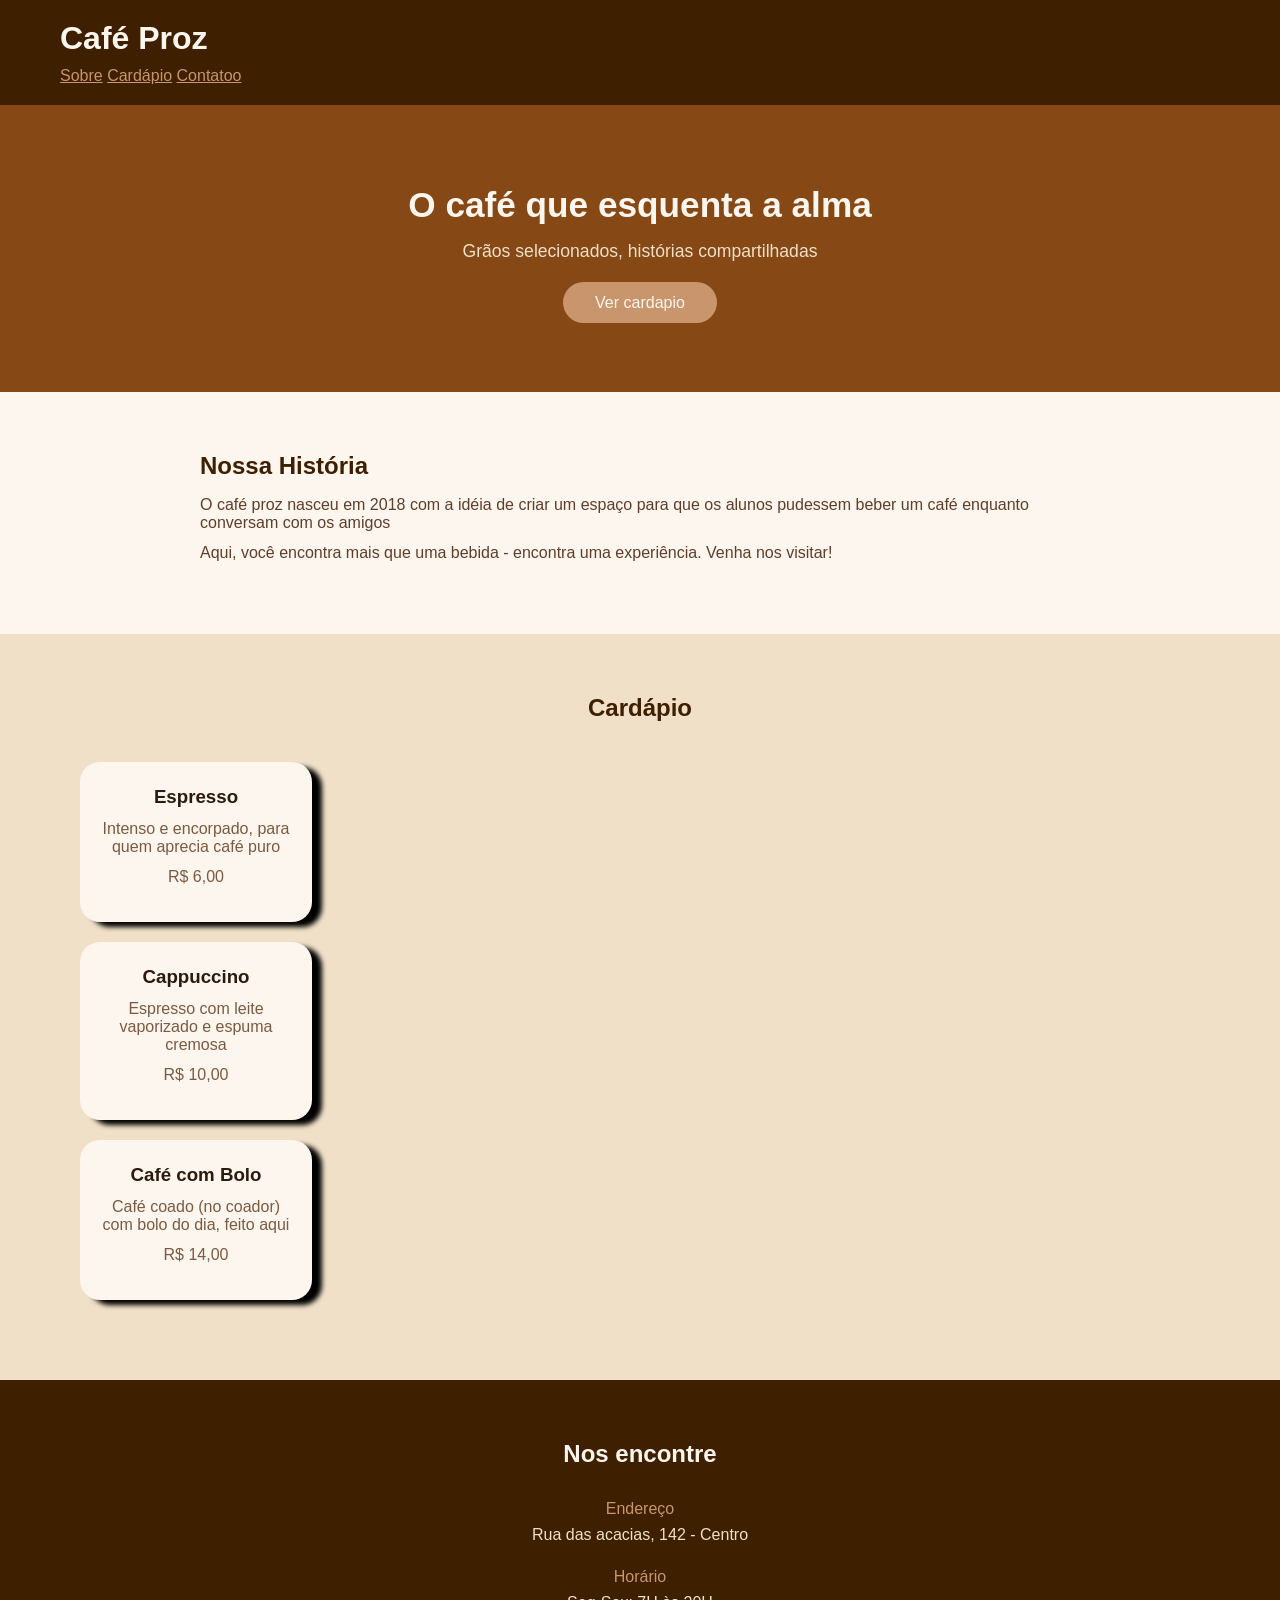
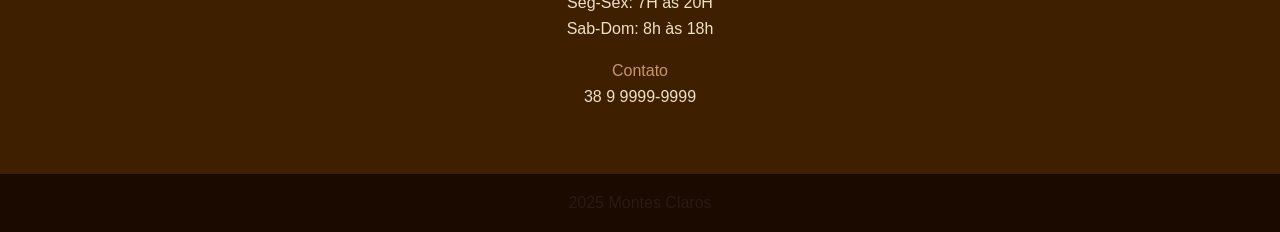
<file: 14-05-2026/index.html>
<!DOCTYPE html>
<html lang="en">
<head>
    <meta charset="UTF-8">
    <meta name="viewport" content="width=device-width, initial-scale=1.0">
    <link rel="stylesheet" href="style.css">
    <title>Café Proz</title>
</head>
<body>
    <header>
        <h1>Café Proz</h1>
        <nav>
            <a href="#sobre">Sobre</a>
            <a href="#cardapio">Cardápio</a>
            <a href="#contato">Contatoo</a>
        </nav>
    </header>

    <section class="hero">
        <h2>O café que esquenta a alma</h2>
        <p>Grãos selecionados, histórias compartilhadas</p>
        <a href="#cardapio" class="btn">Ver cardapio</a>
    </section>

    <section class="sobre" id="sobre">
        <h2>Nossa História</h2>
        <p>
            O café proz nasceu em 2018 com a idéia de criar um espaço para que os  alunos pudessem beber um café enquanto conversam com os amigos</p>
        <p>
            Aqui, você encontra mais que uma bebida - encontra uma experiência.
            Venha nos visitar!
        </p>
    </section>

    <section class="cardapio" id="cardapio">
        <h2>Cardápio</h2>

        <div class="card">
            <h3>Espresso</h3>
            <p>Intenso e encorpado, para quem aprecia café puro</p>
            <p class="preco">R$ 6,00</p>
        </div>

        <div class="card">
            <h3>Cappuccino</h3>
            <p>Espresso com leite vaporizado e espuma cremosa</p>
            <p class="preco">R$ 10,00</p>
        </div>

        <div class="card">
            <h3>Café com Bolo</h3>
            <p>Café coado (no coador) com bolo do dia, feito aqui</p>
            <p class="preco">R$ 14,00</p>
        </div>
    </section>

    <section class="contato" id="contato">
        <h2>Nos encontre</h2>

        <div>
            <p class="rotulo">Endereço</p>
            <p>Rua das acacias, 142 - Centro</p>
        </div>

        <div>
            <p class="rotulo">Horário</p>
            <p>Seg-Sex: 7H às 20H</p>
            <p>Sab-Dom: 8h às 18h</p>
        </div>

        <div>
            <p class="rotulo">Contato</p>
            <p>38 9 9999-9999</p>
        </div>

    </section>

    <footer>
        <p>2025 Montes Claros</p>
    </footer>
    
</body>
</html>
</file>
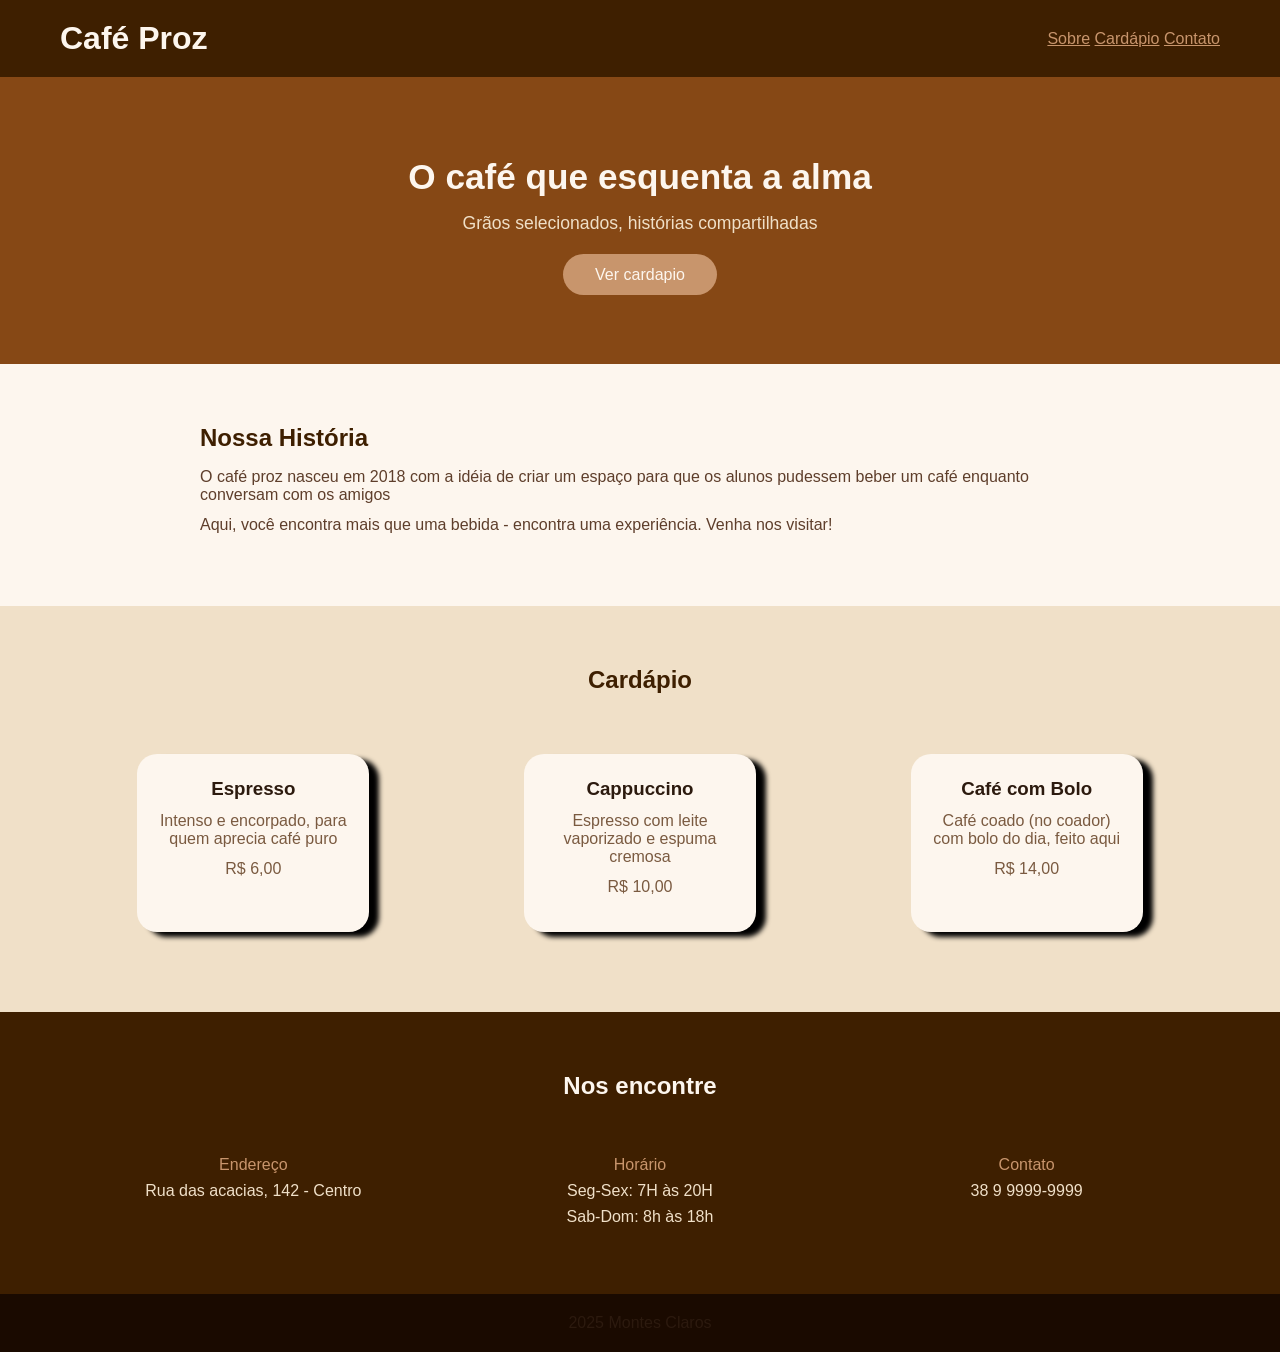
<file: 18-05-2026/index.html>
<!DOCTYPE html>
<html lang="en">
<head>
    <meta charset="UTF-8">
    <meta name="viewport" content="width=device-width, initial-scale=1.0">
    <link rel="stylesheet" href="style.css">
    <title>Café Proz</title>
</head>
<body>
    <header>
        <h1>Café Proz</h1>
        <nav>
            <a href="#sobre">Sobre</a>
            <a href="#cardapio">Cardápio</a>
            <a href="#contato">Contato</a>
        </nav>
    </header>

    <section class="hero">
        <h2>O café que esquenta a alma</h2>
        <p>Grãos selecionados, histórias compartilhadas</p>
        <a href="#cardapio" class="btn">Ver cardapio</a>
    </section>

    <section class="sobre" id="sobre">
        <h2>Nossa História</h2>
        <p>
            O café proz nasceu em 2018 com a idéia de criar um espaço para que os  alunos pudessem beber um café enquanto conversam com os amigos</p>
        <p>
            Aqui, você encontra mais que uma bebida - encontra uma experiência.
            Venha nos visitar!
        </p>
    </section>

    <section class="cardapio" id="cardapio">
        <h2>Cardápio</h2>
        <div id="cardapio-container">
        <div class="card">
            <h3>Espresso</h3>
            <p>Intenso e encorpado, para quem aprecia café puro</p>
            <p class="preco">R$ 6,00</p>
        </div>

        <div class="card">
            <h3>Cappuccino</h3>
            <p>Espresso com leite vaporizado e espuma cremosa</p>
            <p class="preco">R$ 10,00</p>
        </div>

        <div class="card">
            <h3>Café com Bolo</h3>
            <p>Café coado (no coador) com bolo do dia, feito aqui</p>
            <p class="preco">R$ 14,00</p>
        </div>
        </div>
    </section>

    <section class="contato" id="contato">
        <h2>Nos encontre</h2>
        <div id="contato-container">
        <div class="contato-card">
            <p class="rotulo">Endereço</p>
            <p>Rua das acacias, 142 - Centro</p>
        </div>

        <div class="contato-card">
            <p class="rotulo">Horário</p>
            <p>Seg-Sex: 7H às 20H</p>
            <p>Sab-Dom: 8h às 18h</p>
        </div>

        <div class="contato-card">
            <p class="rotulo">Contato</p>
            <p>38 9 9999-9999</p>
        </div>
        </div>

    </section>

    <footer>
        <p>2025 Montes Claros</p>
    </footer>
    
</body>
</html>
</file>
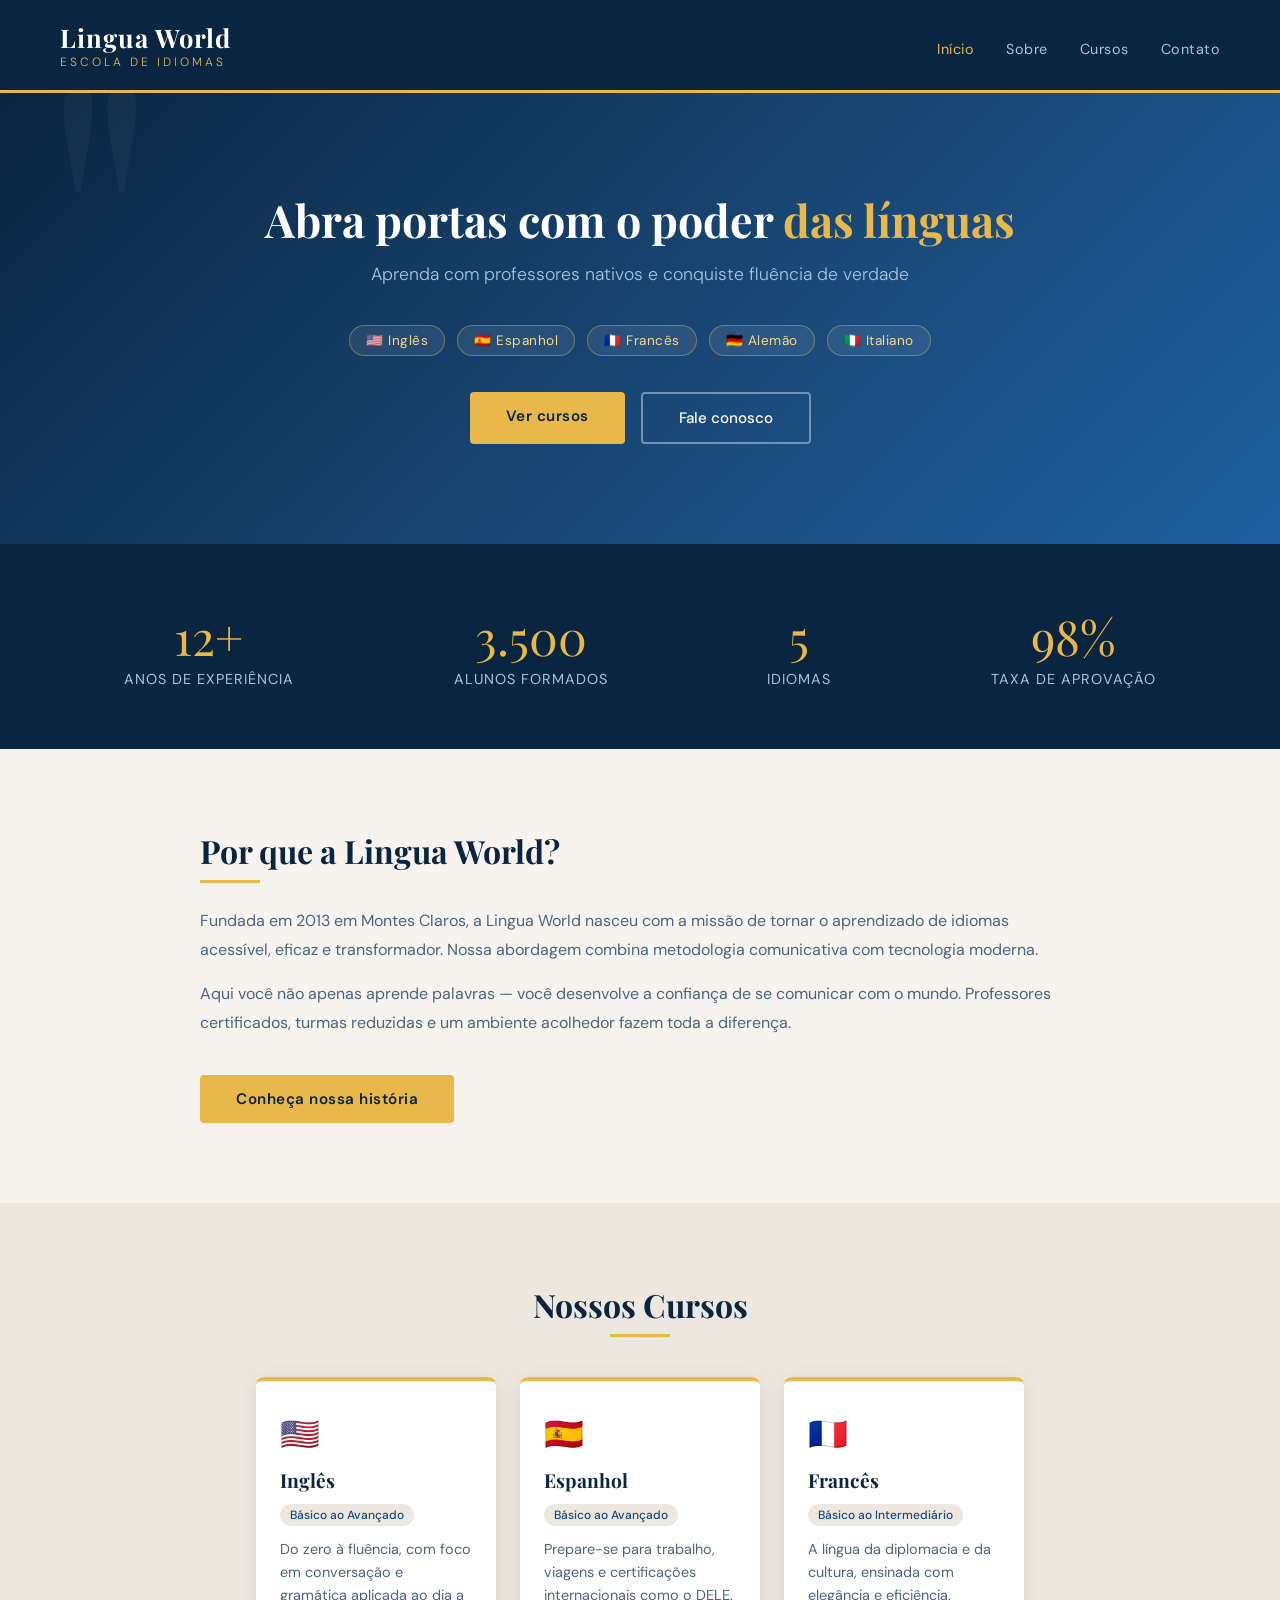
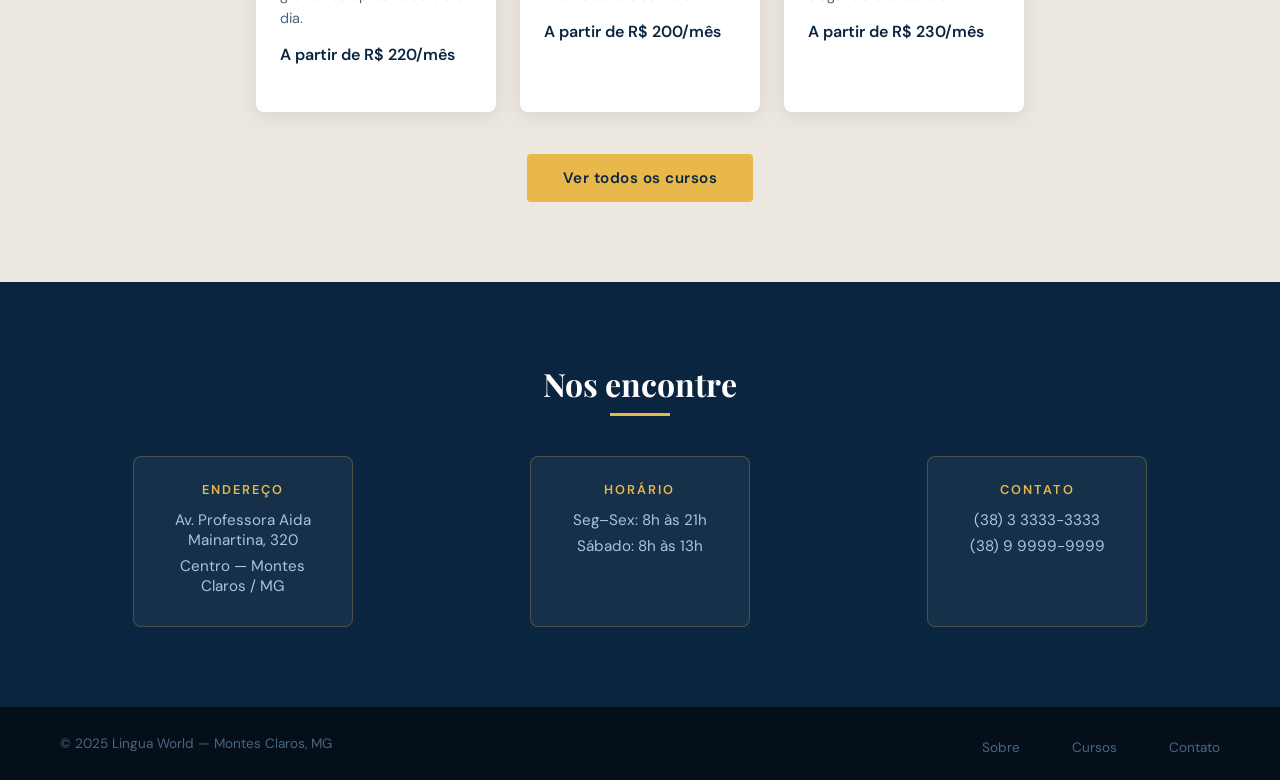
<file: trabalho 18-05-2026/index.html>
<!DOCTYPE html>
<html lang="pt-br">
<head>
    <meta charset="UTF-8">
    <meta name="viewport" content="width=device-width, initial-scale=1.0">
    <link rel="stylesheet" href="style.css">
    <title>Lingua World — Escola de Idiomas</title>
</head>
<body>
    <header>
        <div class="logo">
            <h1>Lingua World</h1>
            <span class="logo-sub">Escola de Idiomas</span>
        </div>
        <nav>
            <a href="index.html" class="ativo">Início</a>
            <a href="sobre.html">Sobre</a>
            <a href="cursos.html">Cursos</a>
            <a href="contato.html">Contato</a>
        </nav>
    </header>

    <section class="hero">
        <h2>Abra portas com o poder <span>das línguas</span></h2>
        <p>Aprenda com professores nativos e conquiste fluência de verdade</p>
        <div class="bandeiras">
            <span class="bandeira-tag">🇺🇸 Inglês</span>
            <span class="bandeira-tag">🇪🇸 Espanhol</span>
            <span class="bandeira-tag">🇫🇷 Francês</span>
            <span class="bandeira-tag">🇩🇪 Alemão</span>
            <span class="bandeira-tag">🇮🇹 Italiano</span>
        </div>
        <div class="hero-btns">
            <a href="cursos.html" class="btn">Ver cursos</a>
            <a href="contato.html" class="btn-outline">Fale conosco</a>
        </div>
    </section>

    <section class="numeros">
        <div class="numero-item">
            <span class="numero">12+</span>
            <span class="rotulo">Anos de experiência</span>
        </div>
        <div class="numero-item">
            <span class="numero">3.500</span>
            <span class="rotulo">Alunos formados</span>
        </div>
        <div class="numero-item">
            <span class="numero">5</span>
            <span class="rotulo">Idiomas</span>
        </div>
        <div class="numero-item">
            <span class="numero">98%</span>
            <span class="rotulo">Taxa de aprovação</span>
        </div>
    </section>

    <section class="sobre-preview" id="sobre">
        <h2>Por que a Lingua World?</h2>
        <div class="secao-linha"></div>
        <p>
            Fundada em 2013 em Montes Claros, a Lingua World nasceu com a missão de tornar o aprendizado de idiomas acessível, eficaz e transformador. Nossa abordagem combina metodologia comunicativa com tecnologia moderna.
        </p>
        <p>
            Aqui você não apenas aprende palavras — você desenvolve a confiança de se comunicar com o mundo. Professores certificados, turmas reduzidas e um ambiente acolhedor fazem toda a diferença.
        </p>
        <br>
        <a href="sobre.html" class="btn">Conheça nossa história</a>
    </section>

    <section class="cursos" id="cursos">
        <h2>Nossos Cursos</h2>
        <div class="secao-linha"></div>
        <div id="cursos-container">
            <div class="card">
                <span class="idioma-icone">🇺🇸</span>
                <h3>Inglês</h3>
                <span class="nivel-tag">Básico ao Avançado</span>
                <p>Do zero à fluência, com foco em conversação e gramática aplicada ao dia a dia.</p>
                <p class="preco">A partir de R$ 220/mês</p>
            </div>
            <div class="card">
                <span class="idioma-icone">🇪🇸</span>
                <h3>Espanhol</h3>
                <span class="nivel-tag">Básico ao Avançado</span>
                <p>Prepare-se para trabalho, viagens e certificações internacionais como o DELE.</p>
                <p class="preco">A partir de R$ 200/mês</p>
            </div>
            <div class="card">
                <span class="idioma-icone">🇫🇷</span>
                <h3>Francês</h3>
                <span class="nivel-tag">Básico ao Intermediário</span>
                <p>A língua da diplomacia e da cultura, ensinada com elegância e eficiência.</p>
                <p class="preco">A partir de R$ 230/mês</p>
            </div>
        </div>
        <br><br>
        <a href="cursos.html" class="btn">Ver todos os cursos</a>
    </section>

    <section class="contato" id="contato">
        <h2>Nos encontre</h2>
        <div class="secao-linha"></div>
        <div id="contato-container">
            <div class="contato-card">
                <span class="rotulo">Endereço</span>
                <p>Av. Professora Aida Mainartina, 320</p>
                <p>Centro — Montes Claros / MG</p>
            </div>
            <div class="contato-card">
                <span class="rotulo">Horário</span>
                <p>Seg–Sex: 8h às 21h</p>
                <p>Sábado: 8h às 13h</p>
            </div>
            <div class="contato-card">
                <span class="rotulo">Contato</span>
                <p>(38) 3 3333-3333</p>
                <p>(38) 9 9999-9999</p>
            </div>
        </div>
    </section>

    <footer>
        <p>© 2025 Lingua World — Montes Claros, MG</p>
        <nav class="footer-nav">
            <a href="sobre.html">Sobre</a>
            <a href="cursos.html">Cursos</a>
            <a href="contato.html">Contato</a>
        </nav>
    </footer>
</body>
</html>
</file>
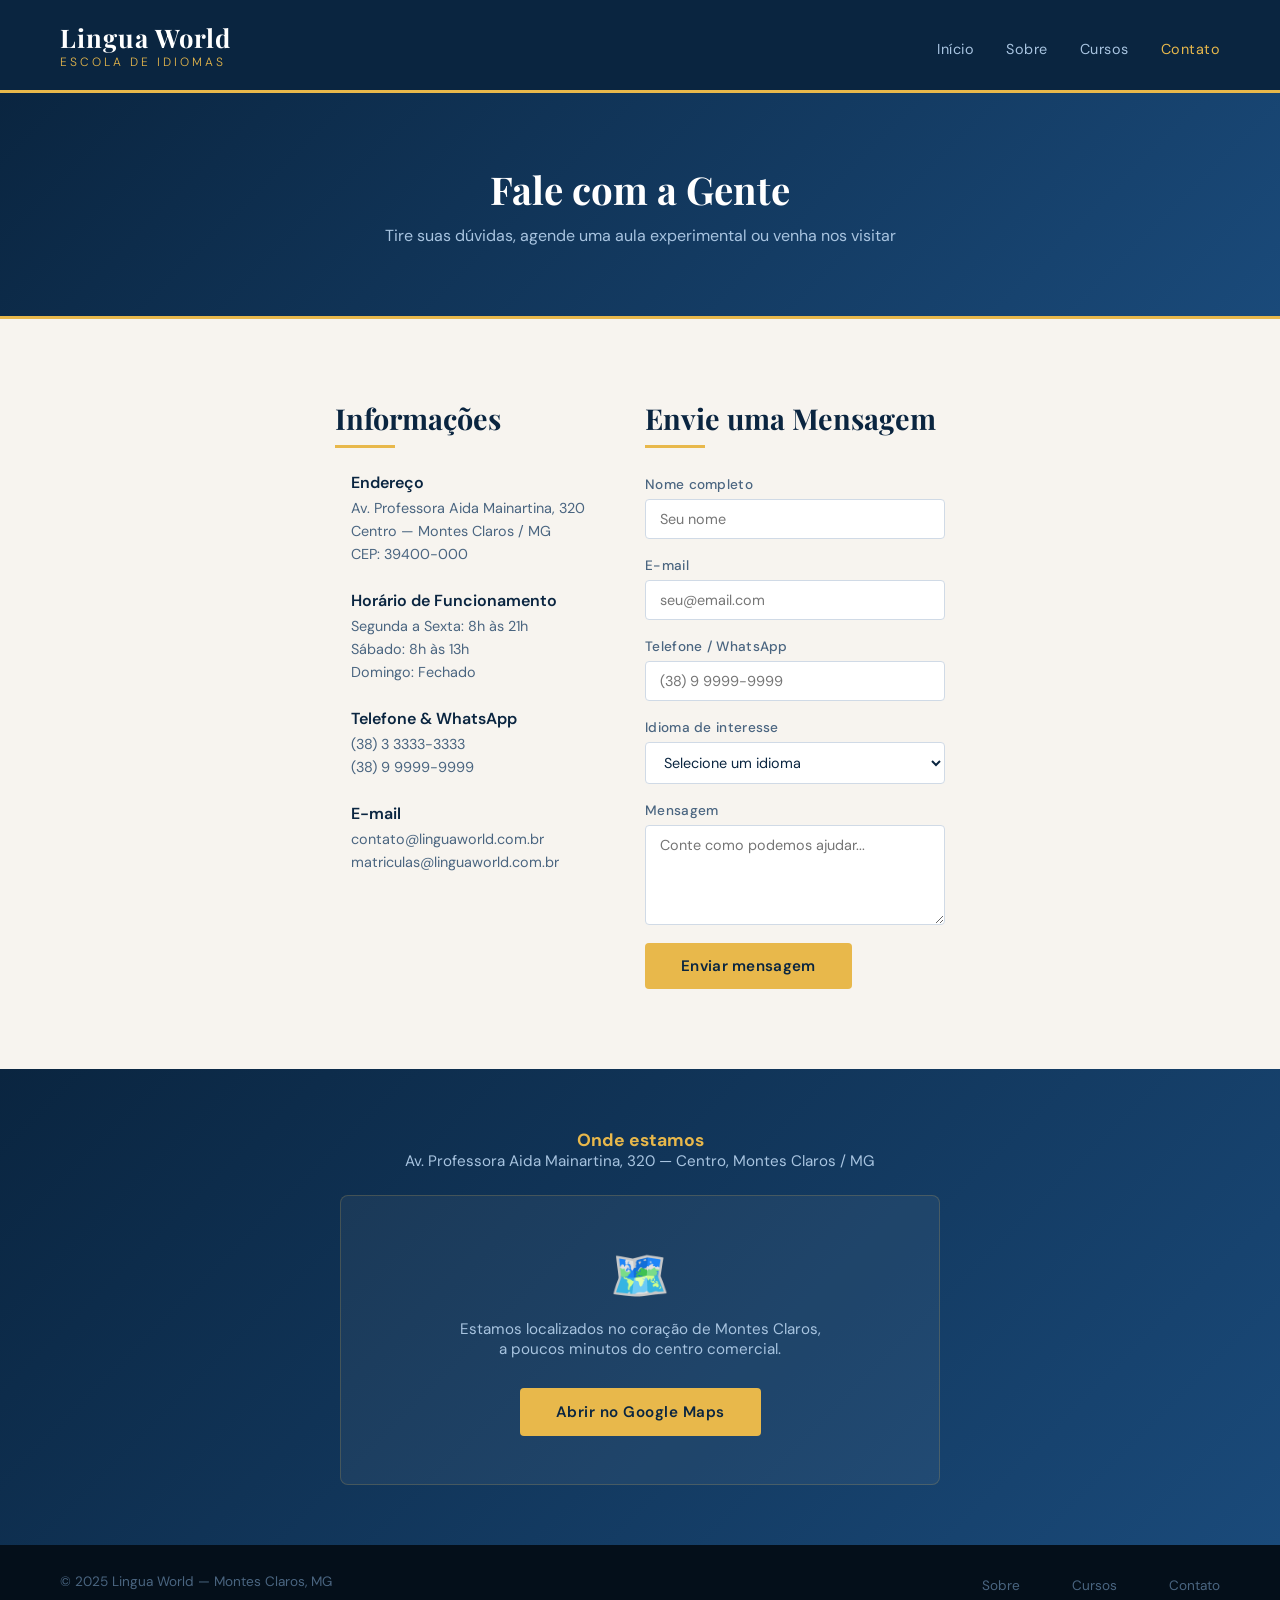
<file: trabalho 18-05-2026/contato.html>
<!DOCTYPE html>
<html lang="pt-br">
<head>
    <meta charset="UTF-8">
    <meta name="viewport" content="width=device-width, initial-scale=1.0">
    <link rel="stylesheet" href="style.css">
    <title>Contato — Lingua World</title>
</head>
<body>
    <header>
        <div class="logo">
            <h1>Lingua World</h1>
            <span class="logo-sub">Escola de Idiomas</span>
        </div>
        <nav>
            <a href="index.html">Início</a>
            <a href="sobre.html">Sobre</a>
            <a href="cursos.html">Cursos</a>
            <a href="contato.html" class="ativo">Contato</a>
        </nav>
    </header>

    <section class="page-hero">
        <h2>Fale com a Gente</h2>
        <p>Tire suas dúvidas, agende uma aula experimental ou venha nos visitar</p>
    </section>

    <section class="contato-full">
        <div class="contato-full-container">

            <div class="contato-info">
                <h2>Informações</h2>
                <div class="secao-linha"></div>

                <div class="contato-info-item">
                    <span class="ci-icone"></span>
                    <div>
                        <h4>Endereço</h4>
                        <p>Av. Professora Aida Mainartina, 320<br>Centro — Montes Claros / MG<br>CEP: 39400-000</p>
                    </div>
                </div>

                <div class="contato-info-item">
                    <span class="ci-icone"></span>
                    <div>
                        <h4>Horário de Funcionamento</h4>
                        <p>Segunda a Sexta: 8h às 21h<br>Sábado: 8h às 13h<br>Domingo: Fechado</p>
                    </div>
                </div>

                <div class="contato-info-item">
                    <span class="ci-icone"></span>
                    <div>
                        <h4>Telefone & WhatsApp</h4>
                        <p>(38) 3 3333-3333<br>(38) 9 9999-9999</p>
                    </div>
                </div>

                <div class="contato-info-item">
                    <span class="ci-icone"></span>
                    <div>
                        <h4>E-mail</h4>
                        <p>contato@linguaworld.com.br<br>matriculas@linguaworld.com.br</p>
                    </div>
                </div>
            </div>

            <div class="formulario">
                <h2>Envie uma Mensagem</h2>
                <div class="secao-linha"></div>

                <div class="form-grupo">
                    <label for="nome">Nome completo</label>
                    <input type="text" id="nome" placeholder="Seu nome">
                </div>

                <div class="form-grupo">
                    <label for="email">E-mail</label>
                    <input type="email" id="email" placeholder="seu@email.com">
                </div>

                <div class="form-grupo">
                    <label for="telefone">Telefone / WhatsApp</label>
                    <input type="tel" id="telefone" placeholder="(38) 9 9999-9999">
                </div>

                <div class="form-grupo">
                    <label for="idioma">Idioma de interesse</label>
                    <select id="idioma">
                        <option value="">Selecione um idioma</option>
                        <option value="ingles">🇺🇸 Inglês</option>
                        <option value="espanhol">🇪🇸 Espanhol</option>
                        <option value="frances">🇫🇷 Francês</option>
                        <option value="alemao">🇩🇪 Alemão</option>
                        <option value="italiano">🇮🇹 Italiano</option>
                    </select>
                </div>

                <div class="form-grupo">
                    <label for="mensagem">Mensagem</label>
                    <textarea id="mensagem" placeholder="Conte como podemos ajudar..."></textarea>
                </div>

                <button class="btn-enviar" onclick="alert('Mensagem enviada! Em breve entraremos em contato.')">Enviar mensagem</button>
            </div>

        </div>
    </section>

    <section class="mapa-fake">
        <strong> Onde estamos</strong>
        <p>Av. Professora Aida Mainartina, 320 — Centro, Montes Claros / MG</p>
        <div class="mapa-box">
            <span class="pin-emoji">🗺️</span>
            <p>Estamos localizados no coração de Montes Claros,<br>a poucos minutos do centro comercial.</p>
            <br>
            <a href="https://maps.google.com" target="_blank" class="btn">Abrir no Google Maps</a>
        </div>
    </section>

    <footer>
        <p>© 2025 Lingua World — Montes Claros, MG</p>
        <nav class="footer-nav">
            <a href="sobre.html">Sobre</a>
            <a href="cursos.html">Cursos</a>
            <a href="contato.html">Contato</a>
        </nav>
    </footer>
</body>
</html>
</file>
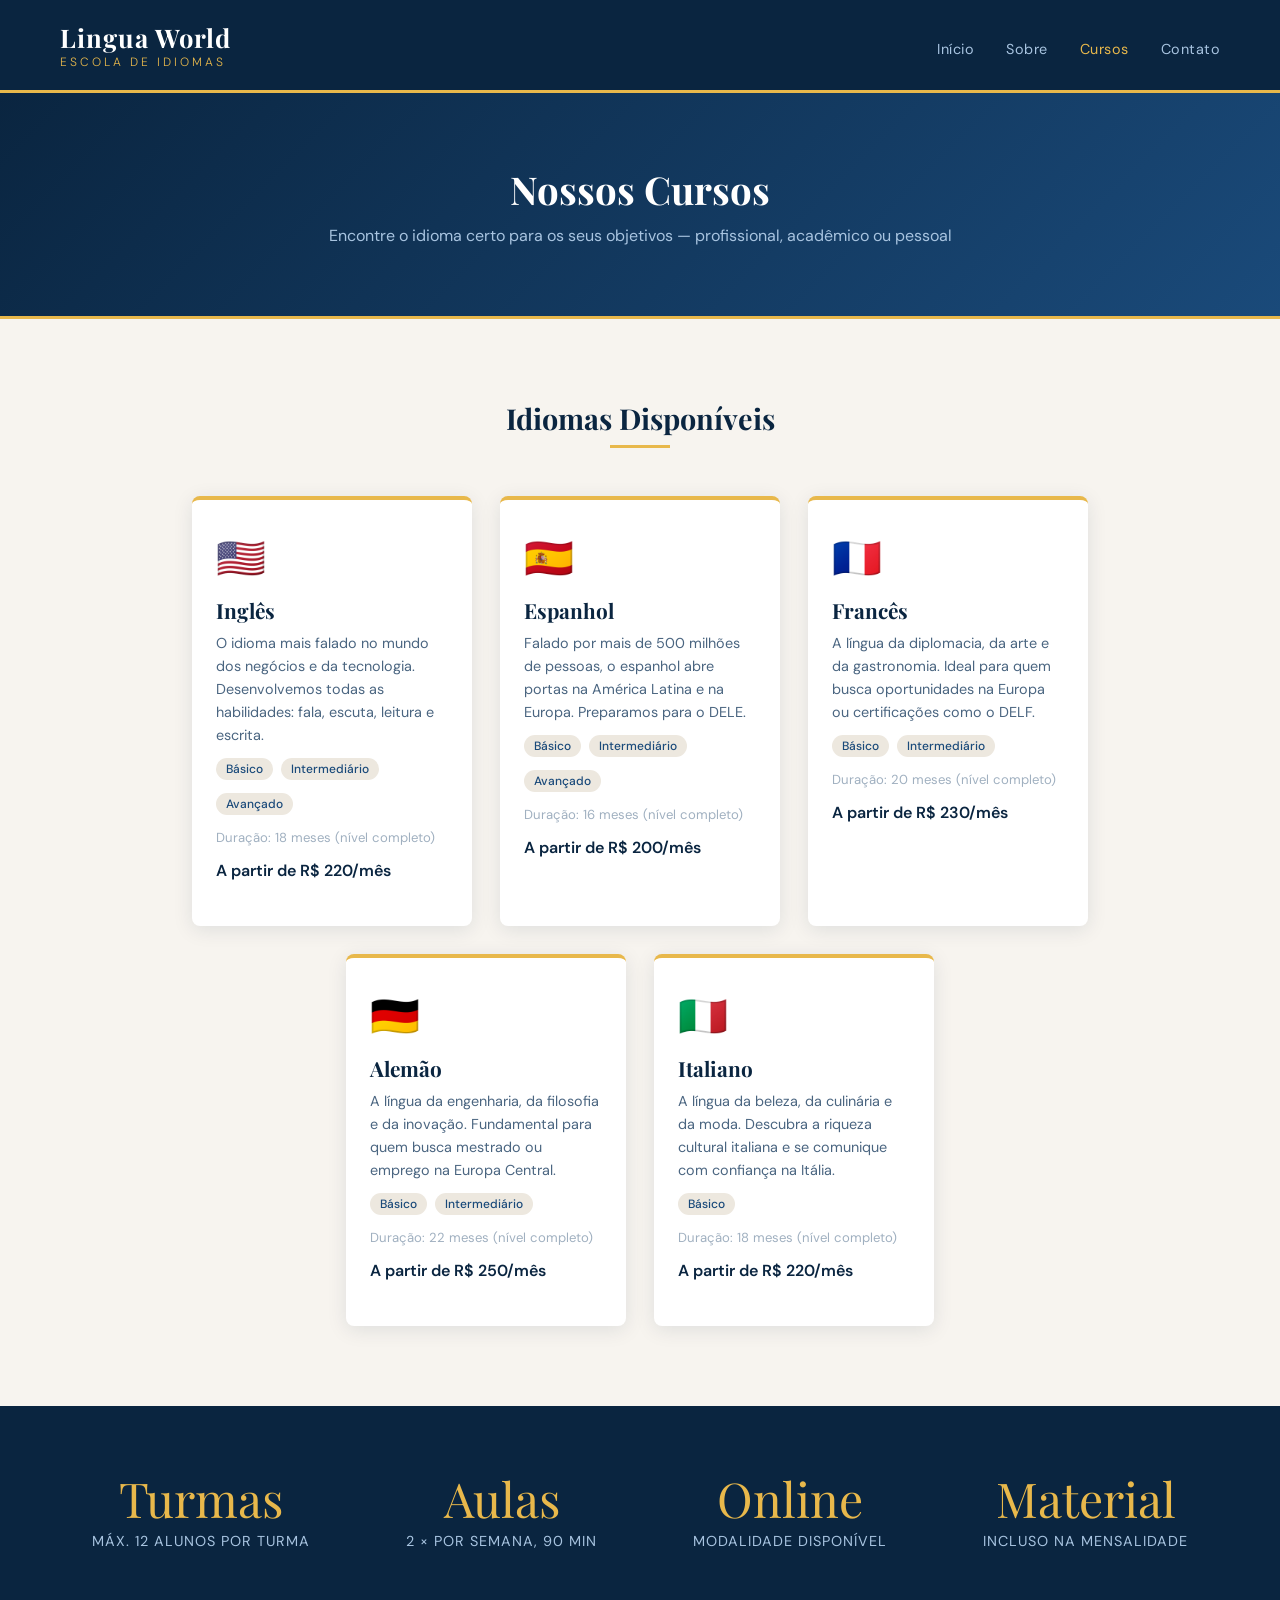
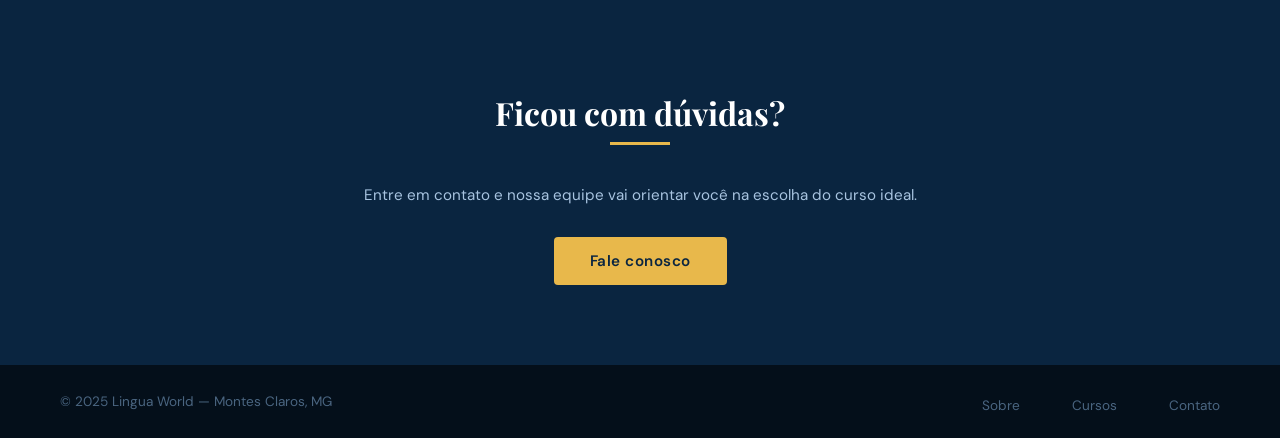
<file: trabalho 18-05-2026/cursos.html>
<!DOCTYPE html>
<html lang="pt-br">
<head>
    <meta charset="UTF-8">
    <meta name="viewport" content="width=device-width, initial-scale=1.0">
    <link rel="stylesheet" href="style.css">
    <title>Cursos — Lingua World</title>
</head>
<body>
    <header>
        <div class="logo">
            <h1>Lingua World</h1>
            <span class="logo-sub">Escola de Idiomas</span>
        </div>
        <nav>
            <a href="index.html">Início</a>
            <a href="sobre.html">Sobre</a>
            <a href="cursos.html" class="ativo">Cursos</a>
            <a href="contato.html">Contato</a>
        </nav>
    </header>

    <section class="page-hero">
        <h2>Nossos Cursos</h2>
        <p>Encontre o idioma certo para os seus objetivos — profissional, acadêmico ou pessoal</p>
    </section>

    <section class="cursos-full">
        <h2>Idiomas Disponíveis</h2>
        <div class="secao-linha"></div>
        <div class="cursos-full-container">

            <div class="card-full">
                <span class="idioma-icone">🇺🇸</span>
                <h3>Inglês</h3>
                <p>O idioma mais falado no mundo dos negócios e da tecnologia. Desenvolvemos todas as habilidades: fala, escuta, leitura e escrita.</p>
                <span class="nivel-tag">Básico</span>
                <span class="nivel-tag">Intermediário</span>
                <span class="nivel-tag">Avançado</span>
                <p class="duracao">Duração: 18 meses (nível completo)</p>
                <p class="preco">A partir de R$ 220/mês</p>
            </div>

            <div class="card-full">
                <span class="idioma-icone">🇪🇸</span>
                <h3>Espanhol</h3>
                <p>Falado por mais de 500 milhões de pessoas, o espanhol abre portas na América Latina e na Europa. Preparamos para o DELE.</p>
                <span class="nivel-tag">Básico</span>
                <span class="nivel-tag">Intermediário</span>
                <span class="nivel-tag">Avançado</span>
                <p class="duracao">Duração: 16 meses (nível completo)</p>
                <p class="preco">A partir de R$ 200/mês</p>
            </div>

            <div class="card-full">
                <span class="idioma-icone">🇫🇷</span>
                <h3>Francês</h3>
                <p>A língua da diplomacia, da arte e da gastronomia. Ideal para quem busca oportunidades na Europa ou certificações como o DELF.</p>
                <span class="nivel-tag">Básico</span>
                <span class="nivel-tag">Intermediário</span>
                <p class="duracao">Duração: 20 meses (nível completo)</p>
                <p class="preco">A partir de R$ 230/mês</p>
            </div>

            <div class="card-full">
                <span class="idioma-icone">🇩🇪</span>
                <h3>Alemão</h3>
                <p>A língua da engenharia, da filosofia e da inovação. Fundamental para quem busca mestrado ou emprego na Europa Central.</p>
                <span class="nivel-tag">Básico</span>
                <span class="nivel-tag">Intermediário</span>
                <p class="duracao">Duração: 22 meses (nível completo)</p>
                <p class="preco">A partir de R$ 250/mês</p>
            </div>

            <div class="card-full">
                <span class="idioma-icone">🇮🇹</span>
                <h3>Italiano</h3>
                <p>A língua da beleza, da culinária e da moda. Descubra a riqueza cultural italiana e se comunique com confiança na Itália.</p>
                <span class="nivel-tag">Básico</span>
                <p class="duracao">Duração: 18 meses (nível completo)</p>
                <p class="preco">A partir de R$ 220/mês</p>
            </div>

        </div>
    </section>

    <section class="numeros">
        <div class="numero-item">
            <span class="numero">Turmas</span>
            <span class="rotulo">Máx. 12 alunos por turma</span>
        </div>
        <div class="numero-item">
            <span class="numero">Aulas</span>
            <span class="rotulo">2 × por semana, 90 min</span>
        </div>
        <div class="numero-item">
            <span class="numero">Online</span>
            <span class="rotulo">Modalidade disponível</span>
        </div>
        <div class="numero-item">
            <span class="numero">Material</span>
            <span class="rotulo">Incluso na mensalidade</span>
        </div>
    </section>

    <section class="contato">
        <h2>Ficou com dúvidas?</h2>
        <div class="secao-linha"></div>
        <p style="color: #a8c4e0; margin-bottom: 32px;">Entre em contato e nossa equipe vai orientar você na escolha do curso ideal.</p>
        <a href="contato.html" class="btn">Fale conosco</a>
    </section>

    <footer>
        <p>© 2025 Lingua World — Montes Claros, MG</p>
        <nav class="footer-nav">
            <a href="sobre.html">Sobre</a>
            <a href="cursos.html">Cursos</a>
            <a href="contato.html">Contato</a>
        </nav>
    </footer>
</body>
</html>
</file>
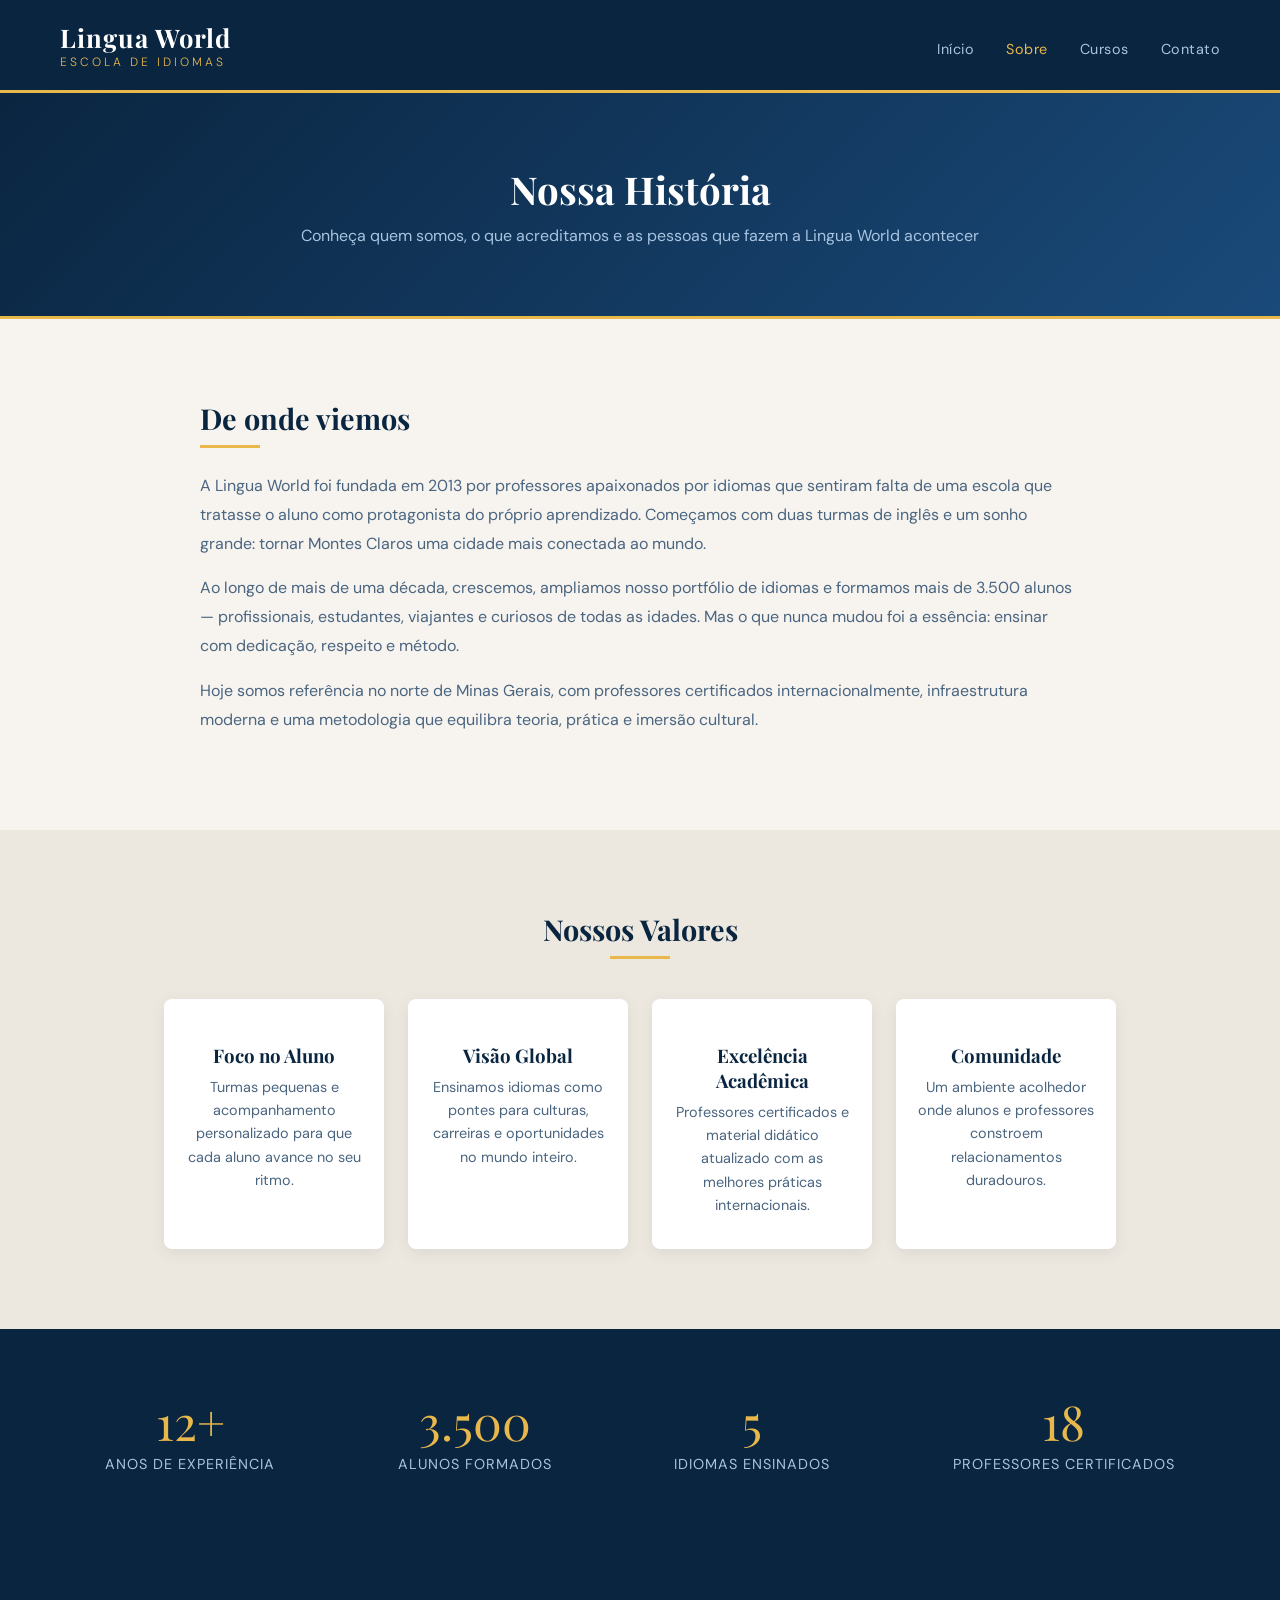
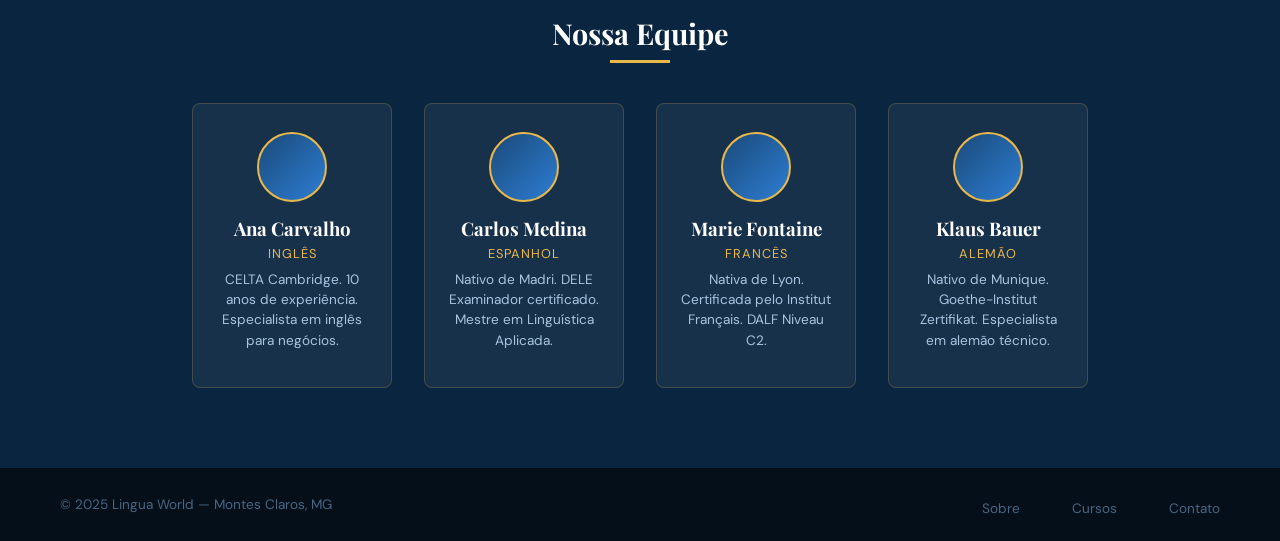
<file: trabalho 18-05-2026/sobre.html>
<!DOCTYPE html>
<html lang="pt-br">
<head>
    <meta charset="UTF-8">
    <meta name="viewport" content="width=device-width, initial-scale=1.0">
    <link rel="stylesheet" href="style.css">
    <title>Sobre — Lingua World</title>
</head>
<body>
    <header>
        <div class="logo">
            <h1>Lingua World</h1>
            <span class="logo-sub">Escola de Idiomas</span>
        </div>
        <nav>
            <a href="index.html">Início</a>
            <a href="sobre.html" class="ativo">Sobre</a>
            <a href="cursos.html">Cursos</a>
            <a href="contato.html">Contato</a>
        </nav>
    </header>

    <section class="page-hero">
        <h2>Nossa História</h2>
        <p>Conheça quem somos, o que acreditamos e as pessoas que fazem a Lingua World acontecer</p>
    </section>

    <section class="sobre-missao">
        <h2>De onde viemos</h2>
        <div class="secao-linha"></div>
        <p>
            A Lingua World foi fundada em 2013 por professores apaixonados por idiomas que sentiram falta de uma escola que tratasse o aluno como protagonista do próprio aprendizado. Começamos com duas turmas de inglês e um sonho grande: tornar Montes Claros uma cidade mais conectada ao mundo.
        </p>
        <p>
            Ao longo de mais de uma década, crescemos, ampliamos nosso portfólio de idiomas e formamos mais de 3.500 alunos — profissionais, estudantes, viajantes e curiosos de todas as idades. Mas o que nunca mudou foi a essência: ensinar com dedicação, respeito e método.
        </p>
        <p>
            Hoje somos referência no norte de Minas Gerais, com professores certificados internacionalmente, infraestrutura moderna e uma metodologia que equilibra teoria, prática e imersão cultural.
        </p>
    </section>

    <section class="valores-grid">
        <h2>Nossos Valores</h2>
        <div class="secao-linha"></div>
        <div class="valores-container">
            <div class="valor-card">
                <span class="icone"></span>
                <h3>Foco no Aluno</h3>
                <p>Turmas pequenas e acompanhamento personalizado para que cada aluno avance no seu ritmo.</p>
            </div>
            <div class="valor-card">
                <span class="icone"></span>
                <h3>Visão Global</h3>
                <p>Ensinamos idiomas como pontes para culturas, carreiras e oportunidades no mundo inteiro.</p>
            </div>
            <div class="valor-card">
                <span class="icone"></span>
                <h3>Excelência Acadêmica</h3>
                <p>Professores certificados e material didático atualizado com as melhores práticas internacionais.</p>
            </div>
            <div class="valor-card">
                <span class="icone"></span>
                <h3>Comunidade</h3>
                <p>Um ambiente acolhedor onde alunos e professores constroem relacionamentos duradouros.</p>
            </div>
        </div>
    </section>

    <section class="numeros">
        <div class="numero-item">
            <span class="numero">12+</span>
            <span class="rotulo">Anos de experiência</span>
        </div>
        <div class="numero-item">
            <span class="numero">3.500</span>
            <span class="rotulo">Alunos formados</span>
        </div>
        <div class="numero-item">
            <span class="numero">5</span>
            <span class="rotulo">Idiomas ensinados</span>
        </div>
        <div class="numero-item">
            <span class="numero">18</span>
            <span class="rotulo">Professores certificados</span>
        </div>
    </section>

    <section class="equipe">
        <h2>Nossa Equipe</h2>
        <div class="secao-linha"></div>
        <div class="equipe-container">
            <div class="professor-card">
                <div class="professor-avatar"></div>
                <h3>Ana Carvalho</h3>
                <p>Inglês</p>
                <p class="bio">CELTA Cambridge. 10 anos de experiência. Especialista em inglês para negócios.</p>
            </div>
            <div class="professor-card">
                <div class="professor-avatar"></div>
                <h3>Carlos Medina</h3>
                <p>Espanhol</p>
                <p class="bio">Nativo de Madri. DELE Examinador certificado. Mestre em Linguística Aplicada.</p>
            </div>
            <div class="professor-card">
                <div class="professor-avatar"></div>
                <h3>Marie Fontaine</h3>
                <p>Francês</p>
                <p class="bio">Nativa de Lyon. Certificada pelo Institut Français. DALF Niveau C2.</p>
            </div>
            <div class="professor-card">
                <div class="professor-avatar"></div>
                <h3>Klaus Bauer</h3>
                <p>Alemão</p>
                <p class="bio">Nativo de Munique. Goethe-Institut Zertifikat. Especialista em alemão técnico.</p>
            </div>
        </div>
    </section>

    <footer>
        <p>© 2025 Lingua World — Montes Claros, MG</p>
        <nav class="footer-nav">
            <a href="sobre.html">Sobre</a>
            <a href="cursos.html">Cursos</a>
            <a href="contato.html">Contato</a>
        </nav>
    </footer>
</body>
</html>
</file>
<file: 14-05-2026/style.css>
* {
    padding: 0;
    margin: 0;

}

body {
    font-family: 'Lucida Sans', 'Lucida Sans Regular', 'Lucida Grande', 'Lucida Sans Unicode', Geneva, Verdana, sans-serif;
    background-color: #fdf6ee;
    color:  #2c1a0e;

}

header {
    background-color: #3e1f00;
    padding: 20px 60px;
}

header h1 {
    color: #fdf6ee;
}

nav {
    margin-top: 10px;
}

header a {
    color : #c8956c;
    margin-top: 20px;
}

.hero {
    background-color: #864815;
    padding: 80px;
    text-align:  center;
}

.hero h2 {
    color: #fdf6ee;
    font-size: 2.2rem;
    margin-bottom: 16px;
}

.hero p {
    color: #f0e0c8;
    font-size: 1.1rem;
    margin-bottom: 32px;
}

.btn {
    background-color: #c8956c;
    color: #fdf6ee;
    padding: 12px 32px;
    text-decoration: none;
    border-radius: 30px;
}

.sobre {
    background-color: #fdf6ee;
    padding: 60px 200px;
}

.sobre h2 {
    color: #3e1f00;
    margin-bottom: 16px;
}

.sobre p {
    color: #5e3e2b;
    margin-bottom: 12px;
}

.cardapio {
    background-color: #f0e0c8;
    padding: 60px;
    text-align: center;
}

.cardapio h2 {
    color: #3e1f00;
    margin-bottom: 40px;
}

.card {
    background-color: #fdf6ee;
    width: 200px;
    padding: 24px 16px;
    margin: 20px;
    border-radius: 20px;
    box-shadow: 10px 5px 5px black;
}

.card h3 {
    color: 3e1f00;
    margin-bottom: 12px;
}

.card p {
    color:#7a5a40;
    margin-bottom: 12px;
}

.preco {
    color:#7b3f00;
}

.contato {
    background-color: #3e1f00;
    padding: 60px;
    text-align: center;
}

.contato h2 {
    color:  #fdf6ee;
    margin-bottom: 32px;
}

.contato p {
    color: #f0e0c8;
    margin-bottom: 8px;
}

.contato .rotulo {
    color: #c8956c;
    margin-top: 24px;
}

footer {
    background-color: #1a0a00;
    padding: 20px;
    text-align: center;
}
</file>
<file: 18-05-2026/style.css>
* {
    padding: 0;
    margin: 0;

}

body {
    font-family: 'Lucida Sans', 'Lucida Sans Regular', 'Lucida Grande', 'Lucida Sans Unicode', Geneva, Verdana, sans-serif;
    background-color: #fdf6ee;
    color:  #2c1a0e;

}

header {
    background-color: #3e1f00;
    padding: 20px 60px;
    display: flex;
    flex-direction: row;
    flex-wrap: wrap;
    justify-content: space-between;

}

header h1 {
    color: #fdf6ee;
}

nav {
    margin-top: 10px;
}

header a {
    color : #c8956c;
    margin-top: 20px;
}

header a:hover {
    color : #ffcba1
}

.hero {
    background-color: #864815;
    padding: 80px;
    text-align:  center;
}

.hero h2 {
    color: #fdf6ee;
    font-size: 2.2rem;
    margin-bottom: 16px;
}

.hero p {
    color: #f0e0c8;
    font-size: 1.1rem;
    margin-bottom: 32px;
}

.btn {
    background-color: #c8956c;
    color: #fdf6ee;
    padding: 12px 32px;
    text-decoration: none;
    border-radius: 30px;
}

.btn:hover {
    background-color: #85583363;
    zoom: 1.2;
    transition: 3s;
}

.sobre {
    background-color: #fdf6ee;
    padding: 60px 200px;
}

.sobre h2 {
    color: #3e1f00;
    margin-bottom: 16px;
}

.sobre p {
    color: #5e3e2b;
    margin-bottom: 12px;
}

.cardapio {
    background-color: #f0e0c8;
    padding: 60px;
    text-align: center;
}

.cardapio h2 {
    color: #3e1f00;
    margin-bottom: 40px;
}

#cardapio-container {
    display: flex;
    justify-content: space-around;
    flex-wrap: wrap;

}

.card {
    background-color: #fdf6ee;
    width: 200px;
    padding: 24px 16px;
    margin: 20px;
    border-radius: 20px;
    box-shadow: 10px 5px 5px black;
}

.card h3 {
    color: 3e1f00;
    margin-bottom: 12px;
}

.card p {
    color:#7a5a40;
    margin-bottom: 12px;
}

.preco {
    color:#7b3f00;
}

.contato {
    background-color: #3e1f00;
    padding: 60px;
    text-align: center;
}

.contato h2 {
    color:  #fdf6ee;
    margin-bottom: 32px;
}
.contato-card {
    width: 250px;
}

#contato-container {
    display: flex;
    justify-content: space-around;
    flex-wrap: wrap;

}

.contato p {
    color: #f0e0c8;
    margin-bottom: 8px;
}

.contato .rotulo {
    color: #c8956c;
    margin-top: 24px;
}

footer {
    background-color: #1a0a00;
    padding: 20px;
    text-align: center;
}
</file>
<file: trabalho 18-05-2026/style.css>
@import url('https://fonts.googleapis.com/css2?family=Playfair+Display:wght@400;600;700&family=DM+Sans:wght@300;400;500&display=swap');

* {
    padding: 0;
    margin: 0;
    box-sizing: border-box;
}

:root {
    --azul-escuro: #0a2540;
    --azul-medio: #1a4a7a;
    --azul-claro: #2d7dd2;
    --dourado: #e8b84b;
    --dourado-claro: #f5d98a;
    --creme: #f7f4ef;
    --creme-escuro: #ede8df;
    --texto: #0a2540;
    --texto-suave: #4a6580;
    --branco: #ffffff;
}

body {
    font-family: 'DM Sans', sans-serif;
    background-color: var(--creme);
    color: var(--texto);
}

/* ========== HEADER ========== */
header {
    background-color: var(--azul-escuro);
    padding: 20px 60px;
    display: flex;
    flex-direction: row;
    flex-wrap: wrap;
    justify-content: space-between;
    align-items: center;
    border-bottom: 3px solid var(--dourado);
}

.logo {
    display: flex;
    flex-direction: column;
}

header h1 {
    color: var(--branco);
    font-family: 'Playfair Display', serif;
    font-size: 1.6rem;
    letter-spacing: 1px;
}

.logo-sub {
    color: var(--dourado);
    font-size: 0.75rem;
    letter-spacing: 3px;
    text-transform: uppercase;
    font-weight: 300;
}

nav {
    display: flex;
    gap: 32px;
    align-items: center;
    flex-wrap: wrap;
    margin-top: 8px;
}

header nav a {
    color: #a8c4e0;
    text-decoration: none;
    font-size: 0.9rem;
    letter-spacing: 0.5px;
    font-weight: 400;
    transition: color 0.2s;
}

header nav a:hover,
header nav a.ativo {
    color: var(--dourado);
}

/* ========== HERO ========== */
.hero {
    background: linear-gradient(135deg, var(--azul-escuro) 0%, var(--azul-medio) 60%, #1e5fa0 100%);
    padding: 100px 60px;
    text-align: center;
    position: relative;
    overflow: hidden;
}

.hero::before {
    content: '"';
    position: absolute;
    font-family: 'Playfair Display', serif;
    font-size: 400px;
    color: rgba(255,255,255,0.03);
    top: -80px;
    left: 40px;
    line-height: 1;
}

.hero h2 {
    color: var(--branco);
    font-family: 'Playfair Display', serif;
    font-size: 2.8rem;
    margin-bottom: 16px;
    line-height: 1.2;
}

.hero h2 span {
    color: var(--dourado);
}

.hero p {
    color: #a8c4e0;
    font-size: 1.1rem;
    margin-bottom: 40px;
    font-weight: 300;
}

.bandeiras {
    display: flex;
    justify-content: center;
    gap: 12px;
    margin-bottom: 36px;
    flex-wrap: wrap;
}

.bandeira-tag {
    background-color: rgba(255,255,255,0.08);
    border: 1px solid rgba(232,184,75,0.4);
    color: var(--dourado-claro);
    padding: 6px 16px;
    border-radius: 20px;
    font-size: 0.85rem;
    letter-spacing: 0.5px;
}

.btn {
    background-color: var(--dourado);
    color: var(--azul-escuro);
    padding: 14px 36px;
    text-decoration: none;
    border-radius: 4px;
    font-weight: 600;
    font-size: 0.95rem;
    letter-spacing: 0.5px;
    display: inline-block;
    transition: background-color 0.2s, transform 0.2s;
}

.btn:hover {
    background-color: var(--dourado-claro);
    transform: translateY(-2px);
}

.btn-outline {
    background-color: transparent;
    color: var(--branco);
    border: 2px solid rgba(255,255,255,0.4);
    padding: 14px 36px;
    text-decoration: none;
    border-radius: 4px;
    font-weight: 500;
    font-size: 0.95rem;
    display: inline-block;
    transition: border-color 0.2s, color 0.2s;
}

.btn-outline:hover {
    border-color: var(--dourado);
    color: var(--dourado);
}

.hero-btns {
    display: flex;
    gap: 16px;
    justify-content: center;
    flex-wrap: wrap;
}

/* ========== SOBRE (PREVIEW NA HOME) ========== */
.sobre-preview {
    background-color: var(--creme);
    padding: 80px 200px;
}

.sobre-preview h2 {
    font-family: 'Playfair Display', serif;
    color: var(--azul-escuro);
    font-size: 2rem;
    margin-bottom: 8px;
}

.secao-linha {
    width: 60px;
    height: 3px;
    background-color: var(--dourado);
    margin-bottom: 24px;
}

.sobre-preview p {
    color: var(--texto-suave);
    margin-bottom: 16px;
    line-height: 1.8;
    font-size: 1rem;
}

/* ========== NÚMEROS / DESTAQUE ========== */
.numeros {
    background-color: var(--azul-escuro);
    padding: 60px;
    display: flex;
    justify-content: space-around;
    flex-wrap: wrap;
    gap: 32px;
}

.numero-item {
    text-align: center;
}

.numero-item .numero {
    font-family: 'Playfair Display', serif;
    font-size: 3rem;
    color: var(--dourado);
    display: block;
}

.numero-item .rotulo {
    color: #a8c4e0;
    font-size: 0.9rem;
    letter-spacing: 1px;
    text-transform: uppercase;
}

/* ========== CURSOS ========== */
.cursos {
    background-color: var(--creme-escuro);
    padding: 80px 60px;
    text-align: center;
}

.cursos h2 {
    font-family: 'Playfair Display', serif;
    color: var(--azul-escuro);
    font-size: 2rem;
    margin-bottom: 8px;
}

.cursos .secao-linha {
    margin: 0 auto 40px;
}

#cursos-container {
    display: flex;
    justify-content: center;
    flex-wrap: wrap;
    gap: 24px;
}

.card {
    background-color: var(--branco);
    width: 240px;
    padding: 32px 24px;
    border-radius: 8px;
    box-shadow: 0 4px 20px rgba(10,37,64,0.1);
    text-align: left;
    border-top: 4px solid var(--dourado);
    transition: transform 0.2s, box-shadow 0.2s;
}

.card:hover {
    transform: translateY(-4px);
    box-shadow: 0 8px 32px rgba(10,37,64,0.15);
}

.card .idioma-icone {
    font-size: 2rem;
    margin-bottom: 12px;
    display: block;
}

.card h3 {
    color: var(--azul-escuro);
    font-family: 'Playfair Display', serif;
    font-size: 1.2rem;
    margin-bottom: 10px;
}

.card p {
    color: var(--texto-suave);
    font-size: 0.9rem;
    line-height: 1.6;
    margin-bottom: 12px;
}

.nivel-tag {
    display: inline-block;
    background-color: var(--creme-escuro);
    color: var(--azul-medio);
    font-size: 0.75rem;
    padding: 3px 10px;
    border-radius: 20px;
    margin-bottom: 12px;
    font-weight: 500;
}

.preco {
    color: var(--azul-escuro) !important;
    font-weight: 600;
    font-size: 1rem !important;
}

/* ========== CONTATO ========== */
.contato {
    background-color: var(--azul-escuro);
    padding: 80px 60px;
    text-align: center;
}

.contato h2 {
    font-family: 'Playfair Display', serif;
    color: var(--branco);
    font-size: 2rem;
    margin-bottom: 8px;
}

.contato .secao-linha {
    margin: 0 auto 40px;
    background-color: var(--dourado);
}

#contato-container {
    display: flex;
    justify-content: space-around;
    flex-wrap: wrap;
    gap: 32px;
}

.contato-card {
    width: 220px;
    padding: 24px;
    background-color: rgba(255,255,255,0.05);
    border: 1px solid rgba(232,184,75,0.25);
    border-radius: 8px;
}

.contato .rotulo {
    color: var(--dourado);
    font-size: 0.8rem;
    letter-spacing: 2px;
    text-transform: uppercase;
    font-weight: 600;
    margin-bottom: 12px;
    display: block;
}

.contato p {
    color: #a8c4e0;
    margin-bottom: 6px;
    font-size: 0.95rem;
}

/* ========== FOOTER ========== */
footer {
    background-color: #040f1a;
    padding: 24px 60px;
    display: flex;
    justify-content: space-between;
    align-items: center;
    flex-wrap: wrap;
    gap: 12px;
}

footer p {
    color: #4a6580;
    font-size: 0.85rem;
}

footer .footer-nav a {
    color: #4a6580;
    text-decoration: none;
    margin-left: 20px;
    font-size: 0.85rem;
    transition: color 0.2s;
}

footer .footer-nav a:hover {
    color: var(--dourado);
}

/* ========== PÁGINAS INTERNAS ========== */
.page-hero {
    background: linear-gradient(135deg, var(--azul-escuro) 0%, var(--azul-medio) 100%);
    padding: 70px 60px;
    text-align: center;
    border-bottom: 3px solid var(--dourado);
}

.page-hero h2 {
    font-family: 'Playfair Display', serif;
    color: var(--branco);
    font-size: 2.4rem;
    margin-bottom: 10px;
}

.page-hero p {
    color: #a8c4e0;
    font-size: 1rem;
}

/* ========== PÁGINA SOBRE ========== */
.sobre-missao {
    background-color: var(--creme);
    padding: 80px 200px;
}

.sobre-missao h2 {
    font-family: 'Playfair Display', serif;
    color: var(--azul-escuro);
    font-size: 1.8rem;
    margin-bottom: 8px;
}

.sobre-missao p {
    color: var(--texto-suave);
    line-height: 1.8;
    margin-bottom: 16px;
}

.valores-grid {
    background-color: var(--creme-escuro);
    padding: 80px 60px;
    text-align: center;
}

.valores-grid h2 {
    font-family: 'Playfair Display', serif;
    color: var(--azul-escuro);
    font-size: 1.8rem;
    margin-bottom: 8px;
}

.valores-grid .secao-linha {
    margin: 0 auto 40px;
}

.valores-container {
    display: flex;
    justify-content: center;
    flex-wrap: wrap;
    gap: 24px;
}

.valor-card {
    background-color: var(--branco);
    width: 220px;
    padding: 32px 20px;
    border-radius: 8px;
    box-shadow: 0 4px 16px rgba(10,37,64,0.08);
}

.valor-card .icone {
    font-size: 2.5rem;
    margin-bottom: 12px;
    display: block;
}

.valor-card h3 {
    color: var(--azul-escuro);
    font-family: 'Playfair Display', serif;
    margin-bottom: 8px;
}

.valor-card p {
    color: var(--texto-suave);
    font-size: 0.9rem;
    line-height: 1.6;
}

.equipe {
    background-color: var(--azul-escuro);
    padding: 80px 60px;
    text-align: center;
}

.equipe h2 {
    font-family: 'Playfair Display', serif;
    color: var(--branco);
    font-size: 1.8rem;
    margin-bottom: 8px;
}

.equipe .secao-linha {
    margin: 0 auto 40px;
    background-color: var(--dourado);
}

.equipe-container {
    display: flex;
    justify-content: center;
    flex-wrap: wrap;
    gap: 32px;
}

.professor-card {
    background-color: rgba(255,255,255,0.06);
    border: 1px solid rgba(232,184,75,0.2);
    border-radius: 8px;
    padding: 28px 24px;
    width: 200px;
}

.professor-avatar {
    width: 70px;
    height: 70px;
    border-radius: 50%;
    background: linear-gradient(135deg, var(--azul-medio), var(--azul-claro));
    display: flex;
    align-items: center;
    justify-content: center;
    font-size: 1.8rem;
    margin: 0 auto 14px;
    border: 2px solid var(--dourado);
}

.professor-card h3 {
    color: var(--branco);
    font-family: 'Playfair Display', serif;
    margin-bottom: 4px;
}

.professor-card p {
    color: var(--dourado);
    font-size: 0.8rem;
    letter-spacing: 1px;
    text-transform: uppercase;
    margin-bottom: 8px;
}

.professor-card .bio {
    color: #a8c4e0;
    font-size: 0.85rem;
    line-height: 1.5;
    text-transform: none;
    letter-spacing: 0;
}

/* ========== PÁGINA CURSOS ========== */
.cursos-full {
    background-color: var(--creme);
    padding: 80px 60px;
}

.cursos-full h2 {
    font-family: 'Playfair Display', serif;
    color: var(--azul-escuro);
    font-size: 1.8rem;
    margin-bottom: 8px;
    text-align: center;
}

.cursos-full .secao-linha {
    margin: 0 auto 48px;
}

.cursos-full-container {
    display: flex;
    flex-wrap: wrap;
    justify-content: center;
    gap: 28px;
}

.card-full {
    background-color: var(--branco);
    width: 280px;
    padding: 32px 24px;
    border-radius: 8px;
    box-shadow: 0 4px 20px rgba(10,37,64,0.1);
    border-top: 4px solid var(--dourado);
    transition: transform 0.2s;
}

.card-full:hover {
    transform: translateY(-4px);
}

.card-full .idioma-icone {
    font-size: 2.5rem;
    margin-bottom: 12px;
    display: block;
}

.card-full h3 {
    font-family: 'Playfair Display', serif;
    color: var(--azul-escuro);
    font-size: 1.3rem;
    margin-bottom: 8px;
}

.card-full p {
    color: var(--texto-suave);
    font-size: 0.9rem;
    line-height: 1.6;
    margin-bottom: 10px;
}

.card-full .nivel-tag {
    margin-right: 4px;
}

.card-full .preco {
    color: var(--azul-escuro) !important;
    font-weight: 600;
    font-size: 1rem !important;
    margin-top: 8px;
}

.card-full .duracao {
    color: #a0b0c0;
    font-size: 0.82rem;
}

/* ========== PÁGINA CONTATO COMPLETA ========== */
.contato-full {
    background-color: var(--creme);
    padding: 80px 60px;
}

.contato-full-container {
    display: flex;
    justify-content: center;
    flex-wrap: wrap;
    gap: 60px;
    max-width: 900px;
    margin: 0 auto;
}

.contato-info h2 {
    font-family: 'Playfair Display', serif;
    color: var(--azul-escuro);
    font-size: 1.8rem;
    margin-bottom: 8px;
}

.contato-info .secao-linha {
    margin-bottom: 24px;
}

.contato-info-item {
    display: flex;
    gap: 16px;
    align-items: flex-start;
    margin-bottom: 24px;
}

.contato-info-item .ci-icone {
    font-size: 1.5rem;
    margin-top: 2px;
}

.contato-info-item h4 {
    color: var(--azul-escuro);
    font-weight: 600;
    margin-bottom: 4px;
}

.contato-info-item p {
    color: var(--texto-suave);
    font-size: 0.9rem;
    line-height: 1.6;
}

.formulario h2 {
    font-family: 'Playfair Display', serif;
    color: var(--azul-escuro);
    font-size: 1.8rem;
    margin-bottom: 8px;
}

.formulario .secao-linha {
    margin-bottom: 28px;
}

.form-grupo {
    display: flex;
    flex-direction: column;
    margin-bottom: 18px;
    min-width: 300px;
}

.form-grupo label {
    color: var(--texto-suave);
    font-size: 0.85rem;
    margin-bottom: 6px;
    font-weight: 500;
    letter-spacing: 0.3px;
}

.form-grupo input,
.form-grupo select,
.form-grupo textarea {
    background-color: var(--branco);
    border: 1.5px solid #d0dae6;
    border-radius: 4px;
    padding: 10px 14px;
    font-family: 'DM Sans', sans-serif;
    font-size: 0.9rem;
    color: var(--texto);
    outline: none;
    transition: border-color 0.2s;
}

.form-grupo input:focus,
.form-grupo select:focus,
.form-grupo textarea:focus {
    border-color: var(--azul-claro);
}

.form-grupo textarea {
    resize: vertical;
    min-height: 100px;
}

.btn-enviar {
    background-color: var(--dourado);
    color: var(--azul-escuro);
    padding: 13px 36px;
    border: none;
    border-radius: 4px;
    font-family: 'DM Sans', sans-serif;
    font-weight: 600;
    font-size: 0.95rem;
    cursor: pointer;
    transition: background-color 0.2s, transform 0.2s;
    letter-spacing: 0.3px;
}

.btn-enviar:hover {
    background-color: var(--dourado-claro);
    transform: translateY(-2px);
}

.mapa-fake {
    background: linear-gradient(135deg, var(--azul-escuro), var(--azul-medio));
    padding: 60px;
    text-align: center;
}

.mapa-fake p {
    color: #a8c4e0;
    font-size: 0.95rem;
    margin-bottom: 8px;
}

.mapa-fake strong {
    color: var(--dourado);
    font-size: 1.1rem;
}

.mapa-box {
    background-color: rgba(255,255,255,0.05);
    border: 1px solid rgba(232,184,75,0.2);
    border-radius: 8px;
    padding: 48px;
    max-width: 600px;
    margin: 24px auto 0;
}

.mapa-box .pin-emoji {
    font-size: 3rem;
    margin-bottom: 12px;
    display: block;
}
</file>
